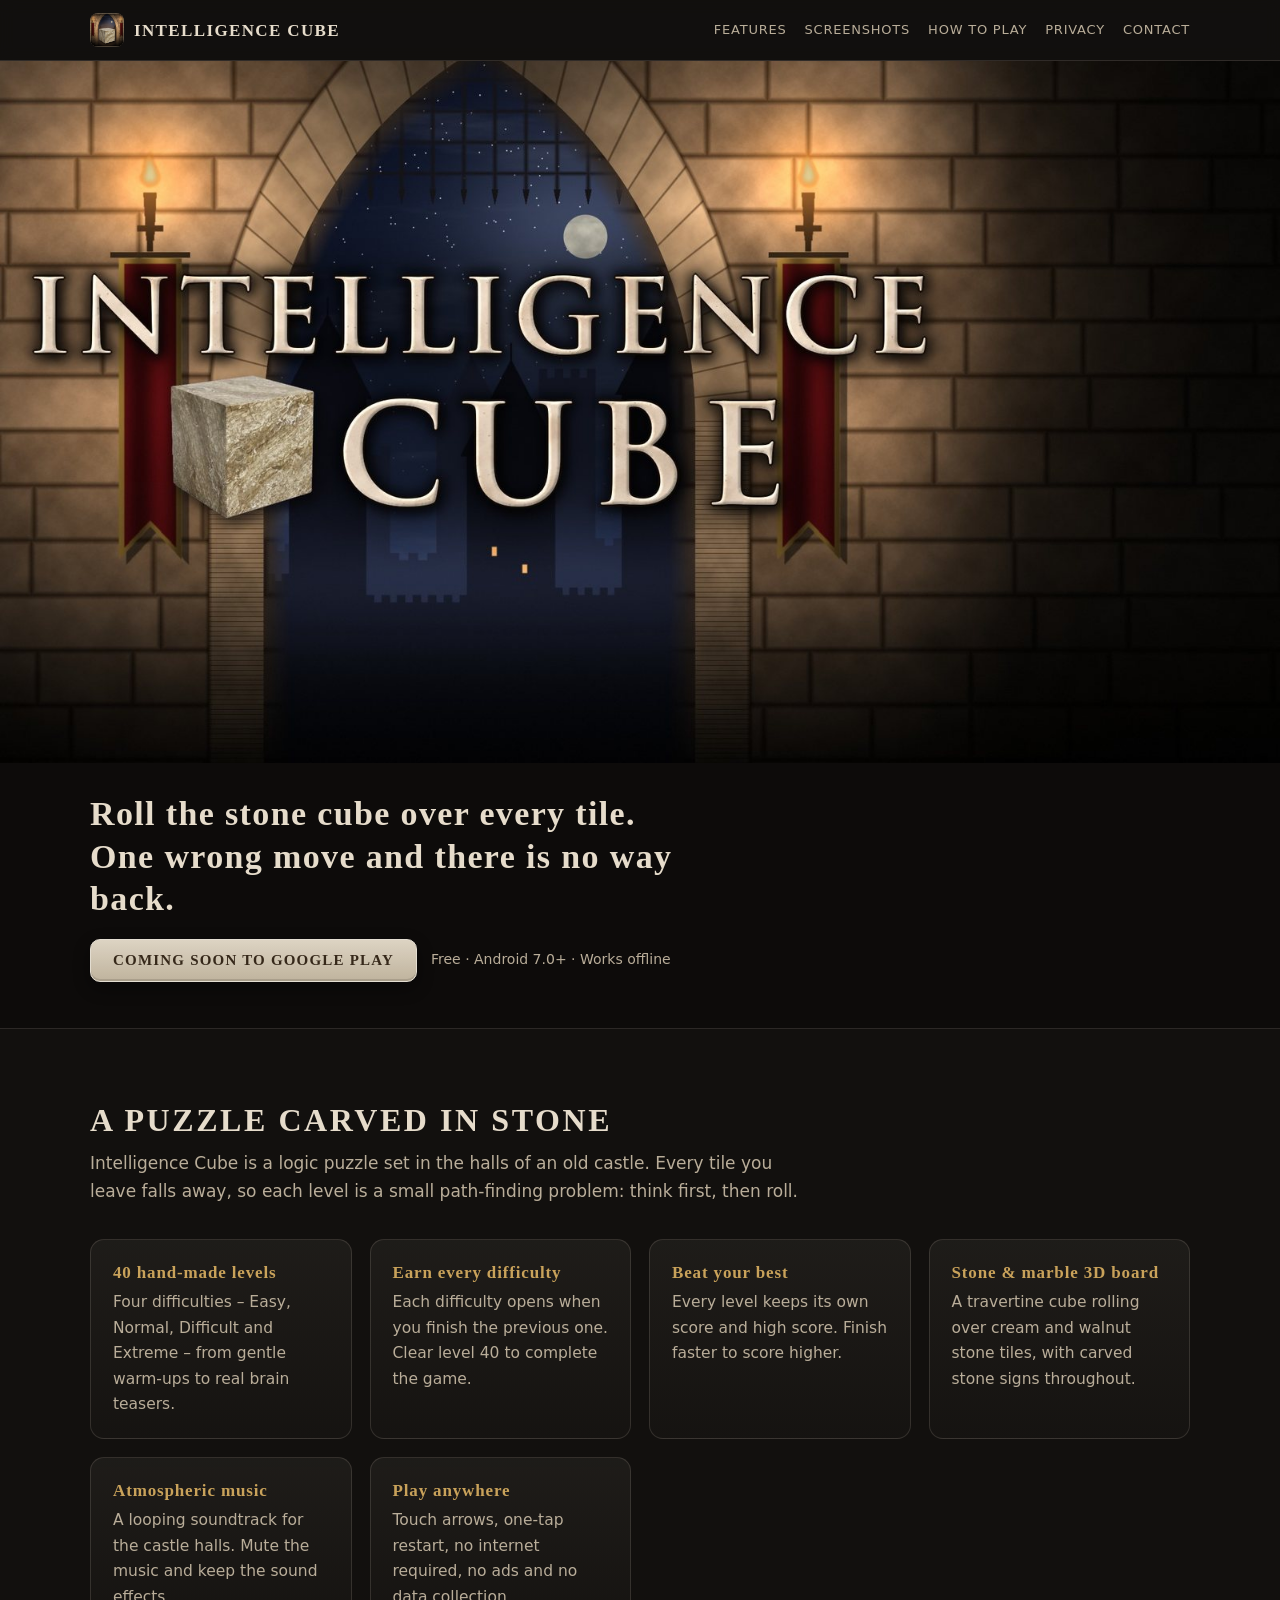
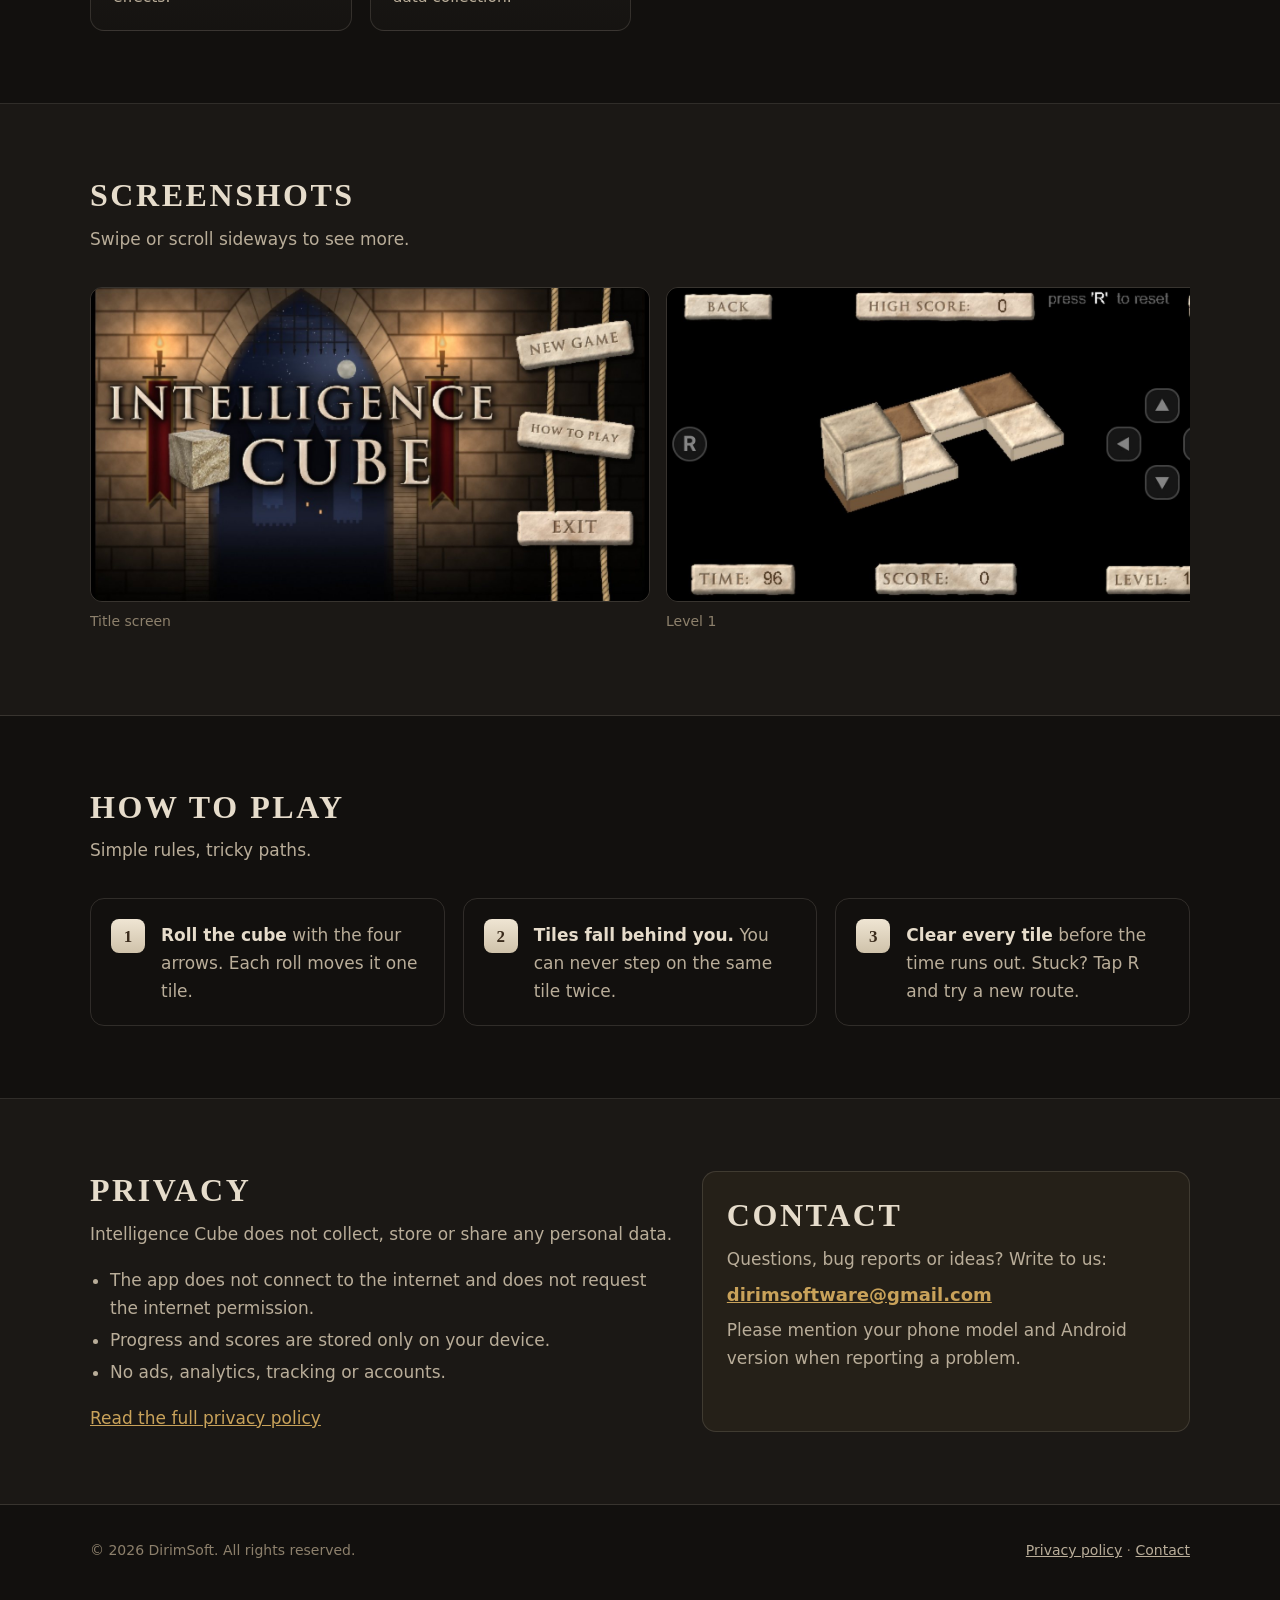
<file: index.html>
<!doctype html>
<html lang="en">
<head>
<meta charset="utf-8">
<meta name="viewport" content="width=device-width, initial-scale=1">
<title>Intelligence Cube – a stone-cube puzzle game by DirimSoft</title>
<meta name="description" content="Intelligence Cube: roll the stone cube over every tile. A 40-level logic puzzle set in the halls of an old castle. Offline, no data collection.">
<meta property="og:title" content="Intelligence Cube">
<meta property="og:description" content="Roll the stone cube over every tile – a gothic 40-level brain puzzle for Android.">
<meta property="og:image" content="img/og.jpg">
<meta property="og:type" content="website">
<meta name="theme-color" content="#12100e">
<link rel="icon" type="image/png" href="img/favicon.png">
<link rel="stylesheet" href="style.css">
</head>
<body>

<header class="top">
  <div class="wrap">
    <a class="brand" href="#top"><img src="img/icon.png" alt=""><span>Intelligence Cube</span></a>
    <nav class="nav" aria-label="Sections">
      <a href="#features">Features</a>
      <a href="#screenshots">Screenshots</a>
      <a href="#how">How to play</a>
      <a href="#privacy">Privacy</a>
      <a href="#contact">Contact</a>
    </nav>
  </div>
</header>

<main id="top">
  <div class="hero">
    <img class="hero-art" src="img/hero.jpg" alt="Intelligence Cube title art: the logo and a stone cube inside a castle gateway at night" width="1600" height="914">
    <div class="wrap">
      <h1>Intelligence Cube</h1>
      <p class="tagline">Roll the stone cube over every tile.<br>One wrong move and there is no way back.</p>
      <div class="cta">
        <!-- When the app is live, replace this span with:
             <a class="btn" href="https://play.google.com/store/apps/details?id=com.intelligencecube.game">Get it on Google Play</a> -->
        <span class="btn soon" aria-disabled="true">Coming soon to Google Play</span>
        <span class="note">Free · Android 7.0+ · Works offline</span>
      </div>
    </div>
  </div>

  <section id="features">
    <div class="wrap">
      <h2>A puzzle carved in stone</h2>
      <p class="lead">Intelligence Cube is a logic puzzle set in the halls of an old castle. Every tile you leave falls away, so each level is a small path-finding problem: think first, then roll.</p>
      <div class="features">
        <div class="card"><h3>40 hand-made levels</h3><p>Four difficulties – Easy, Normal, Difficult and Extreme – from gentle warm-ups to real brain teasers.</p></div>
        <div class="card"><h3>Earn every difficulty</h3><p>Each difficulty opens when you finish the previous one. Clear level 40 to complete the game.</p></div>
        <div class="card"><h3>Beat your best</h3><p>Every level keeps its own score and high score. Finish faster to score higher.</p></div>
        <div class="card"><h3>Stone &amp; marble 3D board</h3><p>A travertine cube rolling over cream and walnut stone tiles, with carved stone signs throughout.</p></div>
        <div class="card"><h3>Atmospheric music</h3><p>A looping soundtrack for the castle halls. Mute the music and keep the sound effects.</p></div>
        <div class="card"><h3>Play anywhere</h3><p>Touch arrows, one-tap restart, no internet required, no ads and no data collection.</p></div>
      </div>
    </div>
  </section>

  <section id="screenshots">
    <div class="wrap">
      <h2>Screenshots</h2>
      <p class="lead">Swipe or scroll sideways to see more.</p>
      <div class="shots">
        <figure><img src="img/shot_title.jpg" alt="Title screen: the Intelligence Cube logo inside a castle gateway, with stone menu signs hanging from ropes" loading="lazy"><figcaption>Title screen</figcaption></figure>
        <figure><img src="img/shot_level1.jpg" alt="Level 1: the stone cube on a small board of cream and walnut tiles" loading="lazy"><figcaption>Level 1</figcaption></figure>
        <figure><img src="img/shot_level21.jpg" alt="Level 21: a large checkerboard of stone tiles with gaps" loading="lazy"><figcaption>Level 21 – Difficult</figcaption></figure>
        <figure><img src="img/shot_levels.jpg" alt="Level selection: square stone tiles with carved numbers and padlocks" loading="lazy"><figcaption>Level selection</figcaption></figure>
        <figure><img src="img/shot_howto.jpg" alt="How to play panel with the touch arrows and a game picture" loading="lazy"><figcaption>How to play</figcaption></figure>
      </div>
    </div>
  </section>

  <section id="how">
    <div class="wrap">
      <h2>How to play</h2>
      <p class="lead">Simple rules, tricky paths.</p>
      <ol class="steps">
        <li><strong>Roll the cube</strong> with the four arrows. Each roll moves it one tile.</li>
        <li><strong>Tiles fall behind you.</strong> You can never step on the same tile twice.</li>
        <li><strong>Clear every tile</strong> before the time runs out. Stuck? Tap R and try a new route.</li>
      </ol>
    </div>
  </section>

  <section id="privacy">
    <div class="wrap split">
      <div>
        <h2>Privacy</h2>
        <p class="lead" style="margin-bottom:18px">Intelligence Cube does not collect, store or share any personal data.</p>
        <ul class="policy-list">
          <li>The app does not connect to the internet and does not request the internet permission.</li>
          <li>Progress and scores are stored only on your device.</li>
          <li>No ads, analytics, tracking or accounts.</li>
        </ul>
        <a href="privacy.html">Read the full privacy policy</a>
      </div>
      <div id="contact" class="contact-box">
        <h2>Contact</h2>
        <p>Questions, bug reports or ideas? Write to us:</p>
        <p class="mail"><a href="mailto:dirimsoftware@gmail.com">dirimsoftware@gmail.com</a></p>
        <p>Please mention your phone model and Android version when reporting a problem.</p>
      </div>
    </div>
  </section>
</main>

<footer>
  <div class="wrap">
    <span>© 2026 DirimSoft. All rights reserved.</span>
    <span><a href="privacy.html">Privacy policy</a> · <a href="mailto:dirimsoftware@gmail.com">Contact</a></span>
  </div>
</footer>

</body>
</html>
</file>
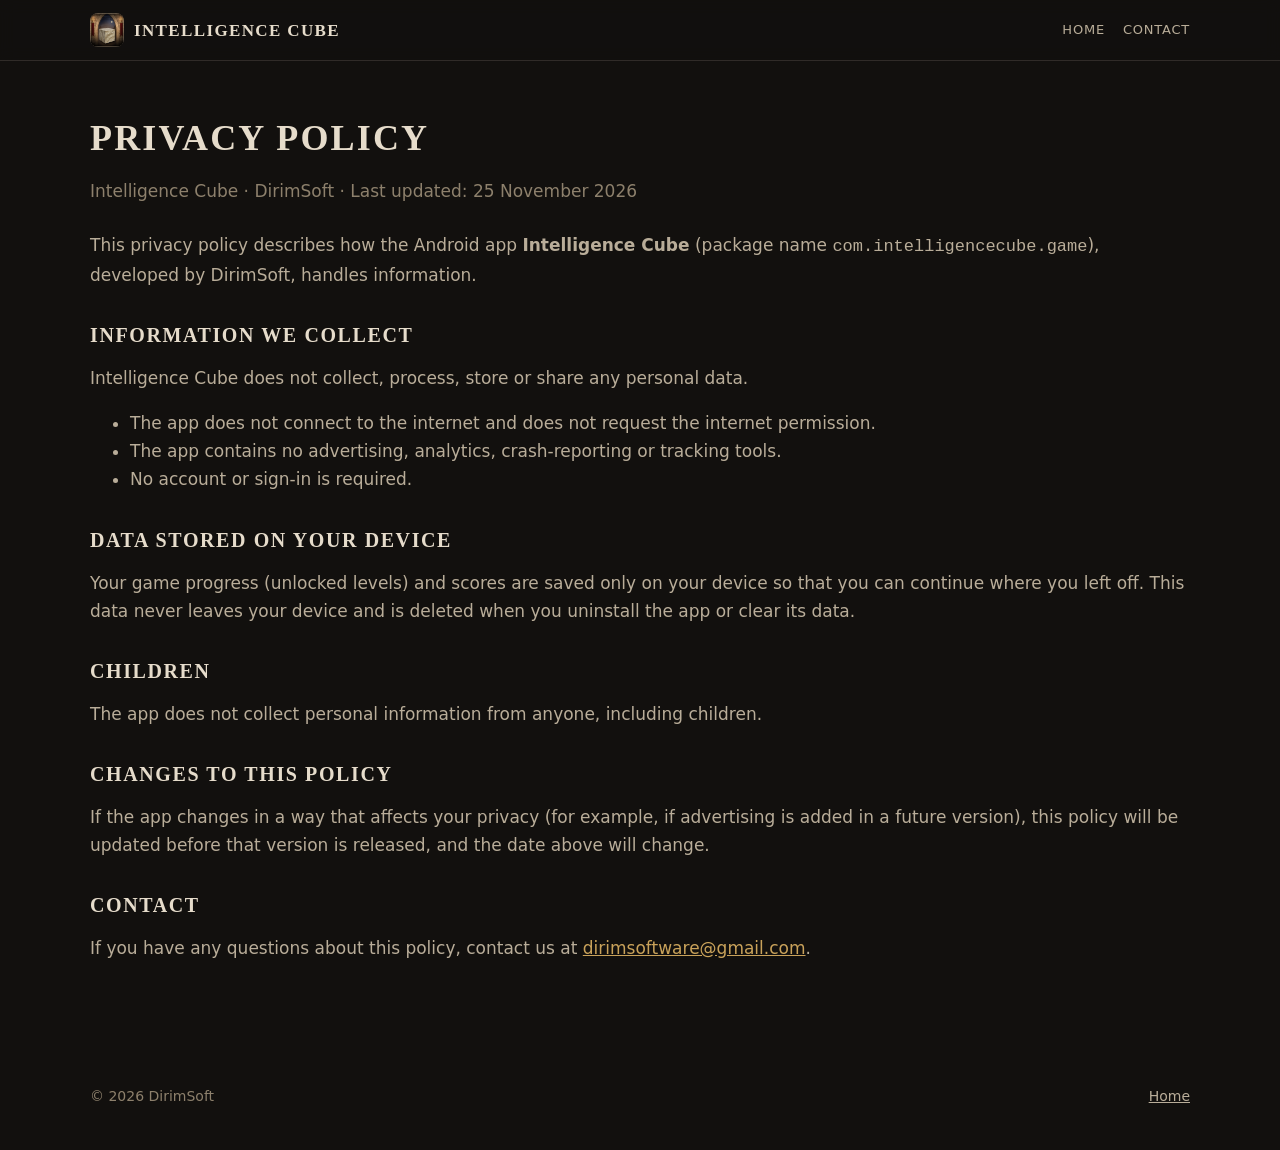
<file: privacy.html>
<!doctype html>
<html lang="en">
<head>
<meta charset="utf-8">
<meta name="viewport" content="width=device-width, initial-scale=1">
<title>Privacy Policy – Intelligence Cube</title>
<meta name="description" content="Privacy policy of the Intelligence Cube app by DirimSoft.">
<meta name="theme-color" content="#12100e">
<link rel="icon" type="image/png" href="img/favicon.png">
<link rel="stylesheet" href="style.css">
</head>
<body>

<header class="top">
  <div class="wrap">
    <a class="brand" href="index.html"><img src="img/icon.png" alt=""><span>Intelligence Cube</span></a>
    <nav class="nav" aria-label="Site">
      <a href="index.html">Home</a>
      <a href="index.html#contact">Contact</a>
    </nav>
  </div>
</header>

<main class="doc">
  <div class="wrap">
    <h1>Privacy Policy</h1>
    <p class="meta">Intelligence Cube · DirimSoft · Last updated: 25 November 2026</p>

    <p>This privacy policy describes how the Android app <strong>Intelligence Cube</strong> (package name <code>com.intelligencecube.game</code>), developed by DirimSoft, handles information.</p>

    <h2>Information we collect</h2>
    <p>Intelligence Cube does not collect, process, store or share any personal data.</p>
    <ul>
      <li>The app does not connect to the internet and does not request the internet permission.</li>
      <li>The app contains no advertising, analytics, crash-reporting or tracking tools.</li>
      <li>No account or sign-in is required.</li>
    </ul>

    <h2>Data stored on your device</h2>
    <p>Your game progress (unlocked levels) and scores are saved only on your device so that you can continue where you left off. This data never leaves your device and is deleted when you uninstall the app or clear its data.</p>

    <h2>Children</h2>
    <p>The app does not collect personal information from anyone, including children.</p>

    <h2>Changes to this policy</h2>
    <p>If the app changes in a way that affects your privacy (for example, if advertising is added in a future version), this policy will be updated before that version is released, and the date above will change.</p>

    <h2>Contact</h2>
    <p>If you have any questions about this policy, contact us at <a href="mailto:dirimsoftware@gmail.com">dirimsoftware@gmail.com</a>.</p>
  </div>
</main>

<footer>
  <div class="wrap">
    <span>© 2026 DirimSoft</span>
    <span><a href="index.html">Home</a></span>
  </div>
</footer>

</body>
</html>
</file>
<file: style.css>
/* Intelligence Cube — one-page site (DirimSoft). Stone / castle palette taken from the game. */
:root {
  --bg: #12100e;
  --bg-2: #1b1815;
  --stone: #e6dccb;
  --stone-dim: #b9ad99;
  --stone-dark: #8d806c;
  --accent: #c9a25a;
  --accent-2: #8e2a22;
  --line: rgba(230, 220, 203, 0.14);
  --radius: 14px;
  --serif: "Trajan Pro", "Cinzel", "Optima", "Palatino Linotype", Palatino, Georgia, serif;
  --sans: system-ui, -apple-system, "Segoe UI", Roboto, "Helvetica Neue", Arial, sans-serif;
}

* { box-sizing: border-box; }
html { scroll-behavior: smooth; }
body {
  margin: 0;
  background: var(--bg);
  color: var(--stone);
  font: 17px/1.65 var(--sans);
  -webkit-font-smoothing: antialiased;
}
img { max-width: 100%; display: block; }
a { color: var(--accent); }
a:hover { color: #e2bd73; }

.wrap { width: min(1100px, 100% - 32px); margin: 0 auto; }

/* header */
.top {
  position: sticky; top: 0; z-index: 10;
  background: rgba(18, 16, 14, 0.86);
  backdrop-filter: blur(8px);
  border-bottom: 1px solid var(--line);
}
.top .wrap { display: flex; align-items: center; gap: 16px; min-height: 60px; }
.brand { display: flex; align-items: center; gap: 10px; color: var(--stone); text-decoration: none; }
.brand img { width: 34px; height: 34px; border-radius: 8px; }
.brand span { font: 600 17px/1 var(--serif); letter-spacing: 0.08em; text-transform: uppercase; }
.nav { margin-left: auto; display: flex; gap: 18px; }
.nav a { color: var(--stone-dim); text-decoration: none; font-size: 13px; letter-spacing: 0.06em; text-transform: uppercase; white-space: nowrap; }
.nav a:hover { color: var(--stone); }

/* hero: the title art (it already contains the logo) shown whole, the tagline below it */
.hero { border-bottom: 1px solid var(--line); background: #0d0b0a; }
.hero-art { width: 100%; aspect-ratio: 1600 / 914; object-fit: cover; max-height: 78vh; object-position: 38% center; }
.hero .wrap { padding: 30px 0 46px; }
.hero h1 { position: absolute; width: 1px; height: 1px; overflow: hidden; clip: rect(0 0 0 0); }
.tagline {
  font: 600 clamp(22px, 3.4vw, 34px)/1.25 var(--serif);
  letter-spacing: 0.04em;
  margin: 0 0 18px;
  max-width: 640px;
}
.cta { display: flex; gap: 14px; flex-wrap: wrap; align-items: center; }
.btn {
  display: inline-flex; align-items: center; gap: 10px;
  padding: 13px 22px; border-radius: 10px;
  background: linear-gradient(#efe5d3, #cfc2aa);
  color: #3a2b1c; font: 700 15px/1 var(--serif); letter-spacing: 0.08em; text-transform: uppercase;
  text-decoration: none; border: 1px solid #f6efe2;
  box-shadow: 0 6px 18px rgba(0,0,0,0.45), inset 0 -2px 0 rgba(0,0,0,0.12);
}
.btn:hover { color: #3a2b1c; filter: brightness(1.05); }
.btn.soon { cursor: default; opacity: 0.92; }
.note { color: var(--stone-dim); font-size: 14px; }

/* sections */
section { padding: 72px 0; border-bottom: 1px solid var(--line); }
section:nth-of-type(even) { background: var(--bg-2); }
h2 {
  font: 600 clamp(24px, 3vw, 32px)/1.2 var(--serif);
  letter-spacing: 0.08em; text-transform: uppercase;
  margin: 0 0 10px; color: var(--stone);
}
.lead { color: var(--stone-dim); max-width: 720px; margin: 0 0 34px; }

.features { display: grid; grid-template-columns: repeat(auto-fit, minmax(240px, 1fr)); gap: 18px; }
.card {
  padding: 22px 22px 20px; border-radius: var(--radius);
  background: linear-gradient(180deg, rgba(230,220,203,0.06), rgba(230,220,203,0.02));
  border: 1px solid var(--line);
}
.card h3 { margin: 0 0 6px; font: 600 17px/1.3 var(--serif); letter-spacing: 0.05em; color: var(--accent); }
.card p { margin: 0; color: var(--stone-dim); font-size: 15.5px; }

.shots {
  display: grid; grid-auto-flow: column; grid-auto-columns: min(78%, 560px);
  gap: 16px; overflow-x: auto; scroll-snap-type: x mandatory; padding-bottom: 10px;
}
.shots figure { margin: 0; scroll-snap-align: start; }
.shots img { border-radius: 12px; border: 1px solid var(--line); aspect-ratio: 16 / 9; object-fit: cover; width: 100%; }
.shots figcaption { color: var(--stone-dark); font-size: 14px; margin-top: 8px; }

.steps { counter-reset: step; display: grid; grid-template-columns: repeat(auto-fit, minmax(240px, 1fr)); gap: 18px; list-style: none; padding: 0; margin: 0; }
.steps li { position: relative; padding: 22px 22px 20px 70px; border-radius: var(--radius); border: 1px solid var(--line); color: var(--stone-dim); }
.steps li::before {
  counter-increment: step; content: counter(step);
  position: absolute; left: 20px; top: 20px; width: 34px; height: 34px; border-radius: 8px;
  display: grid; place-items: center;
  background: linear-gradient(#efe5d3, #cfc2aa); color: #3a2b1c; font: 700 17px/1 var(--serif);
}
.steps strong { color: var(--stone); }

.split { display: grid; grid-template-columns: 1fr; gap: 26px; }
@media (min-width: 820px) { .split { grid-template-columns: 1.2fr 1fr; } }
.policy-list { margin: 0 0 18px; padding-left: 20px; color: var(--stone-dim); }
.policy-list li { margin: 4px 0; }
.contact-box { padding: 24px; border-radius: var(--radius); border: 1px solid var(--line); background: rgba(201,162,90,0.06); }
.contact-box p { margin: 0 0 10px; color: var(--stone-dim); }
.mail { font: 600 18px/1.3 var(--sans); word-break: break-all; }

footer { padding: 34px 0 44px; color: var(--stone-dark); font-size: 14px; }
footer .wrap { display: flex; gap: 14px; flex-wrap: wrap; justify-content: space-between; }
footer a { color: var(--stone-dim); }

@media (max-width: 860px) { .nav { display: none; } }
@media (max-width: 640px) {
  body { font-size: 16px; }
  section { padding: 54px 0; }
}

/* privacy page */
.doc { padding: 56px 0 72px; }
.doc h1 { font: 600 clamp(26px, 3.4vw, 36px)/1.2 var(--serif); letter-spacing: 0.06em; text-transform: uppercase; margin: 0 0 6px; }
.doc h2 { font-size: 20px; margin-top: 34px; }
.doc p, .doc li { color: var(--stone-dim); }
.doc .meta { color: var(--stone-dark); margin-bottom: 26px; }
</file>
